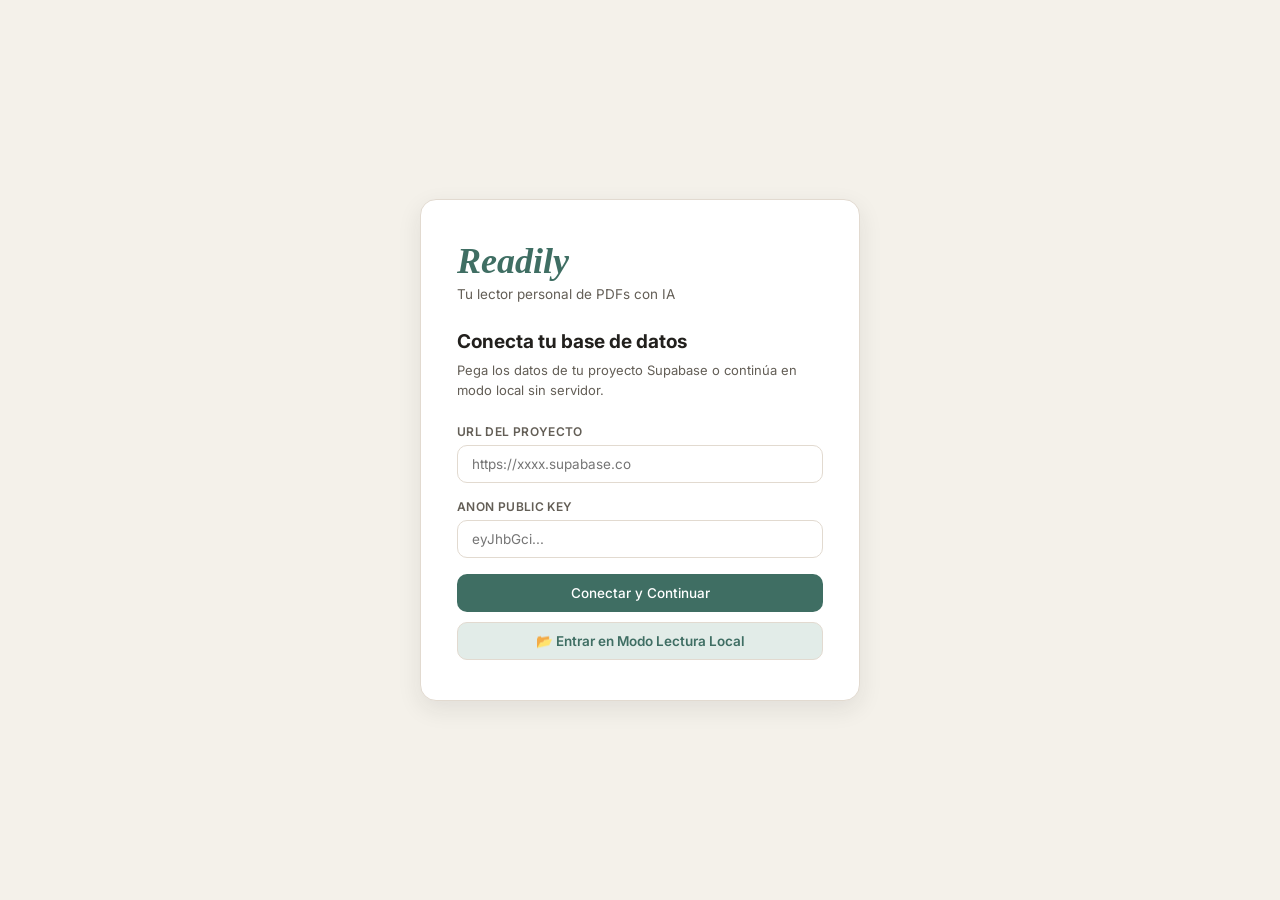
<file: proyecto.html>
<!DOCTYPE html>
<html lang="es">
<head>
  <meta charset="UTF-8">
  <meta name="viewport" content="width=device-width, initial-scale=1.0, viewport-fit=cover">
  <title>Readily v2 (Pruebas)</title>
  <meta name="description" content="Readily v2 — Lector de PDFs continuo estilo Acrobat con IA sin conexión, racha y glosario.">
  <link rel="manifest" href="/manifest.json">
  <meta name="theme-color" content="#1F1D1A">

  <!-- Estilos del visor PDF y de la app v2 -->
  <link rel="stylesheet" href="/css/style.css">

  <link rel="preconnect" href="https://fonts.googleapis.com">
  <link rel="preconnect" href="https://fonts.gstatic.com" crossorigin>
  <link href="https://fonts.googleapis.com/css2?family=Inter:wght@400;500;600;700&display=swap" rel="stylesheet">
</head>
<body>
  <div id="app-root"></div>

  <!-- Librerías locales servidas desde vendor/ para funcionamiento sin conexión -->
  <script src="/vendor/supabase.js"></script>
  <script src="/vendor/pdf.min.js"></script>

  <script>
    if ('serviceWorker' in navigator) {
      window.addEventListener('load', () => navigator.serviceWorker.register('/sw.js').catch(() => {}));
    }
    // Configurar worker local de pdf.js
    if (window.pdfjsLib) {
      window.pdfjsLib.GlobalWorkerOptions.workerSrc = '/vendor/pdf.worker.min.js';
    }
  </script>

  <!-- Módulo de la aplicación v2 -->
  <script type="module">
    import { initApp } from '/js/app.js';
    window.addEventListener('DOMContentLoaded', () => {
      initApp(document.getElementById('app-root'));
    });
  </script>
</body>
</html>
</file>
<file: css/style.css>
/* ============================================================
   Readily v2 — Sistema de Estilos y Diseño Premium
   ============================================================ */

:root {
  --paper: #F4F1EA;
  --paper-card: #FFFFFF;
  --ink: #22201D;
  --ink-soft: #635E56;
  --ink-light: #948F86;
  --spine: #1F1D1A;
  --spine-text: #F4F1EA;
  
  --accent: #3F6E63;
  --accent-h: #31574E;
  --accent-soft: #E2ECE8;
  --accent-glow: rgba(63, 110, 99, 0.15);
  
  --line: #E2DAD0;
  --line-dark: #33302B;
  
  --serif: Georgia, "Iowan Old Style", "Palatino Linotype", serif;
  --sans: "Inter", -apple-system, BlinkMacSystemFont, "Segoe UI", Roboto, sans-serif;
  
  --r-sm: 6px;
  --r: 10px;
  --r-lg: 16px;
  --r-xl: 24px;
  
  --shadow-sm: 0 2px 8px rgba(34, 32, 29, 0.05);
  --shadow: 0 8px 24px rgba(34, 32, 29, 0.09);
  --shadow-lg: 0 16px 48px rgba(34, 32, 29, 0.16);
  
  --warn: #E9B949;
  --danger: #B4433A;
  --danger-soft: #FDF0F0;
  --success: #2A7A6B;
}

*, *::before, *::after {
  box-sizing: border-box;
  margin: 0;
  padding: 0;
}

html, body {
  height: 100%;
  width: 100%;
  overflow: hidden;
  font-family: var(--sans);
  color: var(--ink);
  background-color: var(--paper);
  -webkit-font-smoothing: antialiased;
  -webkit-tap-highlight-color: transparent;
}

#app-root {
  height: 100vh;
  width: 100vw;
  display: flex;
  flex-direction: column;
}

/* ============================================================
   BOTONES E INPUTS
   ============================================================ */

.btn {
  display: inline-flex;
  align-items: center;
  justify-content: center;
  gap: 6px;
  padding: 10px 18px;
  border-radius: var(--r);
  font-size: 13.5px;
  font-weight: 500;
  font-family: var(--sans);
  cursor: pointer;
  border: 1px solid transparent;
  transition: all 0.15s ease;
  white-space: nowrap;
  user-select: none;
}

.btn.primary {
  background: var(--accent);
  color: #fff;
}
.btn.primary:hover {
  background: var(--accent-h);
  box-shadow: 0 4px 12px var(--accent-glow);
}

.btn.ghost {
  background: transparent;
  color: var(--ink-soft);
  border-color: var(--line);
}
.btn.ghost:hover {
  background: var(--paper-card);
  color: var(--ink);
  border-color: var(--ink-light);
}

.btn.danger {
  color: var(--danger);
  border-color: rgba(180, 67, 58, 0.2);
}
.btn.danger:hover {
  background: var(--danger-soft);
  border-color: var(--danger);
}

.btn.small {
  padding: 7px 13px;
  font-size: 12.5px;
  border-radius: var(--r-sm);
}

.btn.xsmall {
  padding: 4px 9px;
  font-size: 11.5px;
  border-radius: 4px;
}

.btn.icon-only {
  padding: 8px;
  border-radius: var(--r-sm);
}

.btn.full {
  width: 100%;
}

.btn:disabled {
  opacity: 0.5;
  cursor: not-allowed;
  pointer-events: none;
}

.icon-btn {
  background: transparent;
  border: none;
  color: var(--ink-soft);
  padding: 6px;
  border-radius: var(--r-sm);
  cursor: pointer;
  display: inline-flex;
  align-items: center;
  justify-content: center;
  transition: all 0.15s ease;
}
.icon-btn:hover {
  background: rgba(0,0,0,0.06);
  color: var(--ink);
}
.icon-btn.danger:hover {
  background: var(--danger-soft);
  color: var(--danger);
}

.input {
  width: 100%;
  padding: 10px 14px;
  border: 1px solid var(--line);
  border-radius: var(--r);
  font-size: 13.5px;
  font-family: var(--sans);
  color: var(--ink);
  background: var(--paper-card);
  outline: none;
  transition: border-color 0.15s ease, box-shadow 0.15s ease;
}
.input:focus {
  border-color: var(--accent);
  box-shadow: 0 0 0 3px var(--accent-glow);
}
.input.small {
  padding: 6px 10px;
  font-size: 12.5px;
  border-radius: var(--r-sm);
}
textarea.input {
  resize: vertical;
  line-height: 1.5;
}

.field {
  margin-bottom: 16px;
}
.field label {
  display: block;
  font-size: 12px;
  font-weight: 600;
  color: var(--ink-soft);
  margin-bottom: 6px;
  text-transform: uppercase;
  letter-spacing: 0.03em;
}

/* ============================================================
   PANTALLAS DE AUTENTICACIÓN Y CONEXIÓN
   ============================================================ */

.auth-screen {
  flex: 1;
  display: flex;
  align-items: center;
  justify-content: center;
  padding: 24px;
  background: var(--paper);
}

.auth-card {
  background: var(--paper-card);
  border: 1px solid var(--line);
  border-radius: var(--r-lg);
  padding: 40px 36px;
  width: 100%;
  max-width: 440px;
  box-shadow: var(--shadow);
}

.auth-logo {
  font-family: var(--serif);
  font-style: italic;
  font-size: 36px;
  color: var(--accent);
  margin-bottom: 4px;
}
.auth-tagline {
  font-size: 13.5px;
  color: var(--ink-soft);
  margin-bottom: 28px;
}
.auth-card h2 {
  font-size: 19px;
  font-weight: 700;
  margin-bottom: 8px;
}
.auth-hint {
  font-size: 13px;
  color: var(--ink-soft);
  line-height: 1.5;
  margin-bottom: 24px;
}

/* ============================================================
   BIBLIOTECA DE DOCUMENTOS
   ============================================================ */

.lib-container {
  flex: 1;
  overflow-y: auto;
  padding: 40px 32px 80px;
  max-width: 1100px;
  margin: 0 auto;
  width: 100%;
}

.lib-header {
  display: flex;
  justify-content: space-between;
  align-items: center;
  margin-bottom: 28px;
  gap: 16px;
}

.lib-brand {
  display: flex;
  align-items: center;
  gap: 16px;
}
.lib-title {
  font-family: var(--serif);
  font-style: italic;
  font-size: 34px;
  font-weight: 400;
}

.streak-pill {
  display: inline-flex;
  align-items: center;
  gap: 6px;
  background: rgba(233, 185, 73, 0.15);
  border: 1px solid rgba(233, 185, 73, 0.4);
  color: #D49C16;
  padding: 6px 12px;
  border-radius: 999px;
  font-size: 13px;
  font-weight: 600;
  cursor: pointer;
  transition: transform 0.15s ease;
}
.streak-pill:hover {
  transform: translateY(-1px);
}
.streak-pill .fire {
  color: #E9B949;
}
.streak-pill.mini {
  padding: 4px 10px;
  font-size: 12px;
}

.cat-bar {
  display: flex;
  gap: 8px;
  margin-bottom: 24px;
  overflow-x: auto;
  padding-bottom: 4px;
}
.cat-chip {
  padding: 7px 16px;
  border-radius: 999px;
  font-size: 12.5px;
  font-weight: 500;
  border: 1px solid var(--line);
  background: var(--paper-card);
  color: var(--ink-soft);
  cursor: pointer;
  white-space: nowrap;
  transition: all 0.15s ease;
}
.cat-chip:hover {
  border-color: var(--accent);
  color: var(--accent);
}
.cat-chip.on {
  background: var(--accent);
  color: #fff;
  border-color: var(--accent);
}

.doc-grid {
  display: grid;
  grid-template-columns: repeat(auto-fill, minmax(250px, 1fr));
  gap: 20px;
}

.doc-card {
  background: var(--paper-card);
  border: 1px solid var(--line);
  border-radius: var(--r-lg);
  padding: 22px;
  cursor: pointer;
  transition: all 0.2s ease;
  display: flex;
  flex-direction: column;
  box-shadow: var(--shadow-sm);
  position: relative;
}
.doc-card:hover {
  transform: translateY(-3px);
  box-shadow: var(--shadow);
  border-color: var(--accent);
}

.doc-card-top {
  display: flex;
  justify-content: space-between;
  align-items: center;
  margin-bottom: 14px;
}
.doc-emoji {
  font-size: 32px;
  line-height: 1;
}
.doc-cat-tag {
  background: var(--accent-soft);
  color: var(--accent);
  border-radius: 4px;
  padding: 3px 8px;
  font-size: 11px;
  font-weight: 600;
}

.doc-title {
  font-size: 15px;
  font-weight: 600;
  line-height: 1.4;
  color: var(--ink);
  margin-bottom: 8px;
  display: -webkit-box;
  -webkit-line-clamp: 2;
  -webkit-box-orient: vertical;
  overflow: hidden;
}

.doc-meta {
  font-size: 12px;
  color: var(--ink-soft);
  display: flex;
  gap: 8px;
  align-items: center;
  margin-bottom: 14px;
}
.offline-badge {
  color: var(--success);
  font-weight: 600;
  display: inline-flex;
  align-items: center;
  gap: 2px;
}

.doc-prog-wrap {
  height: 4px;
  background: var(--line);
  border-radius: 999px;
  overflow: hidden;
  margin-bottom: 6px;
}
.doc-prog-bar {
  height: 100%;
  background: var(--accent);
  border-radius: 999px;
  transition: width 0.3s ease;
}
.doc-prog-text {
  font-size: 11.5px;
  color: var(--ink-soft);
  margin-bottom: 16px;
}

.doc-card-actions {
  display: flex;
  gap: 6px;
  margin-top: auto;
}

/* ============================================================
   LECTOR (VISOR CONTINUO & TOOLBAR)
   ============================================================ */

.reader-shell {
  flex: 1;
  display: flex;
  flex-direction: column;
  height: 100vh;
  overflow: hidden;
  background-color: var(--paper);
}

.reader-toolbar {
  height: 52px;
  background: var(--spine);
  color: var(--spine-text);
  display: flex;
  align-items: center;
  justify-content: space-between;
  padding: 0 16px;
  z-index: 20;
  flex-shrink: 0;
  gap: 12px;
  box-shadow: 0 2px 10px rgba(0,0,0,0.2);
}

.tb-left, .tb-center, .tb-right {
  display: flex;
  align-items: center;
  gap: 8px;
}

.tb-left {
  min-width: 0;
  flex: 1;
}
.tb-doc-title {
  font-family: var(--serif);
  font-style: italic;
  font-size: 16px;
  white-space: nowrap;
  overflow: hidden;
  text-overflow: ellipsis;
  color: var(--spine-text);
}

.tb-divider {
  width: 1px;
  height: 20px;
  background: rgba(255,255,255,0.15);
  margin: 0 4px;
}

.tb-page-box {
  display: flex;
  align-items: center;
  gap: 4px;
  font-size: 13px;
  color: rgba(255,255,255,0.7);
}
.page-inp {
  width: 44px;
  text-align: center;
  background: rgba(255,255,255,0.1);
  border: 1px solid rgba(255,255,255,0.2);
  color: #fff;
  padding: 4px 2px;
  font-size: 13px;
}

.reader-toolbar .btn.ghost {
  color: var(--spine-text);
  border-color: rgba(255,255,255,0.15);
}
.reader-toolbar .btn.ghost:hover {
  background: rgba(255,255,255,0.15);
  color: #fff;
}
.reader-toolbar .btn.ghost.active {
  background: var(--accent);
  border-color: var(--accent);
  color: #fff;
}
.reader-toolbar .icon-btn {
  color: var(--spine-text);
}
.reader-toolbar .icon-btn:hover {
  background: rgba(255,255,255,0.15);
  color: #fff;
}

.reader-workspace {
  flex: 1;
  display: flex;
  overflow: hidden;
  position: relative;
}

.reader-stage {
  flex: 1;
  overflow: auto;
  display: flex;
  justify-content: center;
  padding: 0;
  background-color: #2B2927;
  position: relative;
}

/* Visor continuo */
.pages {
  display: flex;
  flex-direction: column;
  align-items: center;
  transform-origin: top center;
  transition: transform 0.1s ease-out;
}
.pages.zooming {
  transition: none;
  pointer-events: none;
}

.pg {
  position: relative;
  background: #FFFFFF;
  box-shadow: 0 10px 36px rgba(0, 0, 0, 0.45), 0 2px 8px rgba(0, 0, 0, 0.25);
  margin-bottom: 16px;
  border-radius: 3px;
}

/* Dock flotante de navegación estilo Acrobat */
.reader-float-dock {
  position: fixed;
  bottom: 22px;
  left: 50%;
  transform: translateX(-50%);
  background: rgba(31, 29, 26, 0.92);
  color: #F4F1EA;
  padding: 6px 14px;
  border-radius: 999px;
  box-shadow: 0 12px 36px rgba(0, 0, 0, 0.5);
  display: flex;
  align-items: center;
  gap: 8px;
  z-index: 90;
  backdrop-filter: blur(12px);
  border: 1px solid rgba(255, 255, 255, 0.15);
  transition: opacity 0.2s ease, transform 0.2s ease;
}
.reader-float-dock.hidden {
  opacity: 0;
  transform: translate(-50%, 15px);
  pointer-events: none;
}
.reader-float-dock .icon-btn {
  color: #F4F1EA;
}
.reader-float-dock .icon-btn:hover {
  background: rgba(255, 255, 255, 0.18);
  color: #FFF;
}
.reader-float-dock .dock-page {
  font-size: 13px;
  font-weight: 600;
  color: #FFF;
  padding: 0 6px;
  letter-spacing: 0.02em;
}

.pg-ph {
  width: 100%;
  height: 100%;
  display: flex;
  align-items: center;
  justify-content: center;
  color: var(--ink-light);
  font-size: 24px;
  background: #FAF8F5;
}

.pg-c {
  position: absolute;
  inset: 0;
}
.pg-c canvas {
  display: block;
}

/* Layer de Texto de pdf.js */
.textLayer {
  position: absolute;
  inset: 0;
  overflow: hidden;
  opacity: 0.25;
  line-height: 1;
  z-index: 2;
  cursor: text;
}
.textLayer :is(span, br) {
  color: transparent;
  position: absolute;
  white-space: pre;
  transform-origin: 0% 0%;
}
.textLayer ::selection {
  background: rgba(63, 110, 99, 0.45) !important;
}

.hl-layer, .sr-layer {
  position: absolute;
  inset: 0;
  pointer-events: none;
  z-index: 3;
}
.hl-rect {
  position: absolute;
  mix-blend-mode: multiply;
  border-radius: 2px;
  pointer-events: auto;
  cursor: pointer;
  transition: opacity 0.15s ease;
}
.hl-rect:hover {
  opacity: 0.8;
}
.hl-rect.flash {
  animation: pulse-hl 1.2s ease infinite alternate;
}

@keyframes pulse-hl {
  from { box-shadow: 0 0 2px rgba(233,185,73,0.5); }
  to { box-shadow: 0 0 14px rgba(233,185,73,0.95); }
}

.sr-rect {
  position: absolute;
  background: rgba(233, 185, 73, 0.5);
  border-radius: 2px;
}
.sr-rect.cur {
  background: rgba(233, 185, 73, 0.85);
  box-shadow: 0 0 8px rgba(233, 185, 73, 0.8);
}

/* Toolbar Flotante de Selección */
.sel-float-toolbar {
  position: fixed;
  transform: translate(-50%, -100%);
  background: var(--spine);
  color: var(--spine-text);
  padding: 6px 12px;
  border-radius: 999px;
  box-shadow: var(--shadow-lg);
  display: flex;
  align-items: center;
  gap: 8px;
  z-index: 100;
  animation: popIn 0.15s ease;
}
.sel-float-toolbar::after {
  content: '';
  position: absolute;
  bottom: -6px;
  left: 50%;
  transform: translateX(-50%);
  border-width: 6px 6px 0 6px;
  border-style: solid;
  border-color: var(--spine) transparent transparent transparent;
}

.swatch-dot {
  width: 20px;
  height: 20px;
  border-radius: 50%;
  border: 2px solid transparent;
  cursor: pointer;
  transition: transform 0.1s ease;
}
.swatch-dot:hover {
  transform: scale(1.2);
}

@keyframes popIn {
  from { opacity: 0; transform: translate(-50%, -90%) scale(0.95); }
  to { opacity: 1; transform: translate(-50%, -100%) scale(1); }
}

/* ============================================================
   BARRA LATERAL (SIDEBAR)
   ============================================================ */

.reader-sidebar {
  width: 380px;
  background: var(--paper-card);
  border-left: 1px solid var(--line);
  display: flex;
  flex-direction: column;
  transition: margin-right 0.25s ease;
  margin-right: -380px;
  z-index: 15;
}
.reader-sidebar.open {
  margin-right: 0;
}

.sidebar-header {
  display: flex;
  align-items: center;
  justify-content: space-between;
  border-bottom: 1px solid var(--line);
  padding: 8px 12px;
  background: var(--paper);
}

.sidebar-tabs {
  display: flex;
  gap: 4px;
  overflow-x: auto;
  scrollbar-width: none;
}
.sidebar-tabs::-webkit-scrollbar { display: none; }

.sb-tab {
  background: transparent;
  border: none;
  padding: 8px 10px;
  font-size: 12px;
  font-weight: 500;
  color: var(--ink-soft);
  cursor: pointer;
  border-radius: var(--r-sm);
  white-space: nowrap;
  display: flex;
  align-items: center;
  gap: 4px;
}
.sb-tab:hover {
  color: var(--ink);
  background: rgba(0,0,0,0.04);
}
.sb-tab.on {
  color: var(--accent);
  background: var(--accent-soft);
  font-weight: 700;
}
.sb-tab .badge {
  background: var(--accent);
  color: #fff;
  border-radius: 999px;
  font-size: 10px;
  padding: 1px 5px;
  font-weight: 700;
}

.sidebar-body {
  flex: 1;
  overflow-y: auto;
  display: flex;
  flex-direction: column;
  padding: 16px;
}

.empty-state {
  display: flex;
  flex-direction: column;
  align-items: center;
  justify-content: center;
  text-align: center;
  padding: 48px 24px;
  color: var(--ink-soft);
  gap: 12px;
}
.empty-state p {
  font-size: 14px;
  line-height: 1.5;
}
.empty-state small {
  font-size: 12px;
  color: var(--ink-light);
}

/* Lista de Subrayados */
.hl-list {
  display: flex;
  flex-direction: column;
  gap: 14px;
}
.hl-card {
  background: var(--paper-card);
  border: 1px solid var(--line);
  border-radius: var(--r);
  overflow: hidden;
  display: flex;
  box-shadow: var(--shadow-sm);
}
.hl-color-bar {
  width: 5px;
  flex-shrink: 0;
}
.hl-main {
  flex: 1;
  padding: 12px 14px;
}
.hl-meta {
  display: flex;
  justify-content: space-between;
  align-items: center;
  margin-bottom: 8px;
}
.hl-page-tag {
  font-size: 11px;
  font-weight: 600;
  color: var(--ink-soft);
  background: var(--paper);
  padding: 2px 6px;
  border-radius: 4px;
}
.hl-color-picker {
  display: flex;
  gap: 4px;
}
.swatch-mini {
  width: 14px;
  height: 14px;
  border-radius: 50%;
  border: 1px solid transparent;
  cursor: pointer;
}
.swatch-mini.on {
  border-color: var(--ink);
}
.hl-quote {
  font-size: 13px;
  line-height: 1.5;
  color: var(--ink);
  cursor: pointer;
  margin-bottom: 10px;
}
.hl-quote:hover {
  color: var(--accent);
}
.hl-note-input {
  font-size: 12px;
  padding: 6px 8px;
  margin-bottom: 8px;
}
.hl-actions {
  display: flex;
  gap: 8px;
  justify-content: flex-end;
}

/* Tarjetas 3D */
.fc-head-bar, .gl-head-bar {
  display: flex;
  gap: 10px;
  margin-bottom: 16px;
}
.search-box {
  flex: 1;
  display: flex;
  align-items: center;
  gap: 6px;
  border: 1px solid var(--line);
  border-radius: var(--r-sm);
  padding: 0 10px;
  background: var(--paper-card);
}
.search-box .input {
  border: none;
  background: transparent;
  padding: 6px 0;
}
.search-box .input:focus {
  box-shadow: none;
}

.fc-list {
  display: flex;
  flex-direction: column;
  gap: 16px;
}
.fc-item {
  display: flex;
  flex-direction: column;
  gap: 6px;
}
.fc-card-3d {
  perspective: 1000px;
  height: 150px;
  cursor: pointer;
}
.fc-face {
  position: absolute;
  inset: 0;
  backface-visibility: hidden;
  border-radius: var(--r);
  padding: 20px;
  display: flex;
  flex-direction: column;
  align-items: center;
  justify-content: center;
  text-align: center;
  transition: transform 0.5s ease;
  border: 1px solid var(--line);
  box-shadow: var(--shadow-sm);
}
.fc-front {
  background: var(--spine);
  color: var(--spine-text);
}
.fc-back {
  background: var(--paper-card);
  color: var(--ink);
  transform: rotateY(180deg);
  overflow-y: auto;
}
.fc-card-3d.flipped .fc-front { transform: rotateY(-180deg); }
.fc-card-3d.flipped .fc-back { transform: rotateY(0deg); }

.fc-term {
  font-family: var(--serif);
  font-style: italic;
  font-size: 18px;
  line-height: 1.4;
}
.fc-hint {
  font-size: 10.5px;
  opacity: 0.6;
  margin-top: 10px;
  display: flex;
  align-items: center;
  gap: 4px;
}
.fc-ans {
  font-size: 13px;
  line-height: 1.5;
}
.fc-item-actions {
  display: flex;
  gap: 6px;
  justify-content: flex-end;
}

/* Glosario */
.gl-list {
  display: flex;
  flex-direction: column;
  gap: 12px;
}
.gl-card {
  background: var(--paper-card);
  border: 1px solid var(--line);
  border-radius: var(--r);
  padding: 14px;
  box-shadow: var(--shadow-sm);
}
.gl-head {
  display: flex;
  justify-content: space-between;
  align-items: center;
  margin-bottom: 6px;
}
.gl-term {
  font-weight: 700;
  font-size: 14px;
  color: var(--ink);
}
.gl-def {
  font-size: 13px;
  color: var(--ink-soft);
  line-height: 1.5;
  margin-bottom: 8px;
}
.gl-ctx {
  font-size: 12px;
  background: var(--accent-soft);
  color: var(--accent);
  padding: 6px 10px;
  border-radius: var(--r-sm);
  margin-bottom: 10px;
}
.gl-actions {
  display: flex;
  gap: 6px;
  flex-wrap: wrap;
}

/* Chat Panel */
.chat-thread-bar {
  display: flex;
  gap: 6px;
  margin-bottom: 12px;
  align-items: center;
}
.chat-messages-container {
  flex: 1;
  overflow-y: auto;
  display: flex;
  flex-direction: column;
  gap: 12px;
  padding-right: 4px;
  margin-bottom: 12px;
}

.chat-msg-row {
  display: flex;
  flex-direction: column;
}
.chat-msg-row.user { align-items: flex-end; }
.chat-msg-row.model { align-items: flex-start; }

.chat-bubble {
  max-width: 88%;
  padding: 10px 14px;
  border-radius: var(--r-lg);
  font-size: 13.5px;
  line-height: 1.55;
  position: relative;
}
.chat-bubble.user {
  background: var(--accent);
  color: #fff;
  border-bottom-right-radius: 4px;
}
.chat-bubble.model {
  background: var(--paper-card);
  border: 1px solid var(--line);
  color: var(--ink);
  border-bottom-left-radius: 4px;
  box-shadow: var(--shadow-sm);
}

.chat-cite-card {
  background: rgba(255,255,255,0.2);
  padding: 6px 10px;
  border-radius: var(--r-sm);
  font-size: 12px;
  margin-bottom: 8px;
  cursor: pointer;
  border-left: 3px solid #fff;
}
.chat-bubble.model .chat-cite-card {
  background: var(--accent-soft);
  color: var(--accent);
  border-left-color: var(--accent);
}

.chat-msg-actions {
  display: none;
  gap: 4px;
  margin-top: 4px;
}
.chat-bubble:hover .chat-msg-actions {
  display: flex;
}

.chat-input-container {
  display: flex;
  flex-direction: column;
  gap: 6px;
}
.chat-citation-preview {
  display: flex;
  align-items: center;
  justify-content: space-between;
  background: var(--accent-soft);
  color: var(--accent);
  font-size: 12px;
  padding: 4px 10px;
  border-radius: var(--r-sm);
}
.chat-input-row {
  display: flex;
  gap: 8px;
  align-items: flex-end;
}
.chat-textarea {
  min-height: 40px;
  max-height: 120px;
}

/* ============================================================
   PANEL EXPLICAR
   ============================================================ */

.explain-panel {
  position: fixed;
  bottom: 24px;
  right: 24px;
  width: 440px;
  max-width: calc(100vw - 48px);
  max-height: 80vh;
  background: var(--paper-card);
  border: 1px solid var(--line);
  border-radius: var(--r-lg);
  box-shadow: var(--shadow-lg);
  z-index: 200;
  display: flex;
  flex-direction: column;
  animation: slideUp 0.2s ease;
}

.ex-head {
  display: flex;
  justify-content: space-between;
  align-items: flex-start;
  padding: 18px 20px 12px;
  border-bottom: 1px solid var(--line);
}
.ex-term {
  font-family: var(--serif);
  font-style: italic;
  font-size: 20px;
  color: var(--ink);
}
.ex-sub {
  font-size: 11.5px;
  color: var(--ink-soft);
  margin-top: 2px;
}

.seg {
  display: flex;
  background: var(--paper);
  padding: 3px;
  border-radius: var(--r-sm);
  margin: 12px 20px 0;
}
.seg button {
  flex: 1;
  background: transparent;
  border: none;
  padding: 6px;
  font-size: 12px;
  font-weight: 500;
  color: var(--ink-soft);
  cursor: pointer;
  border-radius: 4px;
}
.seg button.on {
  background: var(--paper-card);
  color: var(--ink);
  font-weight: 700;
  box-shadow: var(--shadow-sm);
}

.ex-body {
  padding: 16px 20px;
  font-size: 14px;
  line-height: 1.65;
  overflow-y: auto;
}
.ex-loading {
  display: flex;
  align-items: center;
  gap: 10px;
  color: var(--ink-soft);
}

.ex-chip {
  display: inline-flex;
  align-items: center;
  gap: 4px;
  font-size: 11.5px;
  padding: 4px 10px;
  border-radius: 999px;
  margin-top: 12px;
  font-weight: 600;
}
.ex-chip.known {
  background: rgba(233,185,73,0.15);
  color: #B58410;
}
.ex-chip.saved {
  background: var(--accent-soft);
  color: var(--accent);
}

.ex-foot {
  display: flex;
  gap: 8px;
  padding: 14px 20px;
  border-top: 1px solid var(--line);
  background: var(--paper);
}

@keyframes slideUp {
  from { opacity: 0; transform: translateY(20px); }
  to { opacity: 1; transform: translateY(0); }
}

/* ============================================================
   MODALES Y DIÁLOGOS
   ============================================================ */

.modal-overlay {
  position: fixed;
  inset: 0;
  background: rgba(31, 29, 26, 0.6);
  backdrop-filter: blur(4px);
  z-index: 500;
  display: flex;
  align-items: center;
  justify-content: center;
  padding: 20px;
  animation: fadeIn 0.15s ease;
}

.modal-card {
  background: var(--paper-card);
  border-radius: var(--r-lg);
  padding: 28px;
  width: 100%;
  max-width: 480px;
  box-shadow: var(--shadow-lg);
}

.modal-title {
  font-size: 18px;
  font-weight: 700;
  margin-bottom: 16px;
}

.modal-actions {
  display: flex;
  gap: 10px;
  justify-content: flex-end;
  margin-top: 24px;
}

/* Toast */
.toast {
  position: fixed;
  bottom: 24px;
  left: 50%;
  transform: translateX(-50%);
  background: var(--spine);
  color: var(--spine-text);
  padding: 10px 20px;
  border-radius: 999px;
  font-size: 13.5px;
  font-weight: 500;
  display: flex;
  align-items: center;
  gap: 10px;
  box-shadow: var(--shadow-lg);
  z-index: 1000;
  animation: popIn 0.2s ease;
}

/* Spinner */
.spinner {
  width: 24px;
  height: 24px;
  border: 2px solid var(--line);
  border-top-color: var(--accent);
  border-radius: 50%;
  animation: spin 0.8s linear infinite;
}
.spinner.sm {
  width: 16px;
  height: 16px;
  border-width: 2px;
}
@keyframes spin { to { transform: rotate(360deg); } }

/* ============================================================
   RESPONSIVE MOBILE
   ============================================================ */

@media (max-width: 768px) {
  .reader-sidebar {
    position: fixed;
    inset: auto 0 0 0;
    width: 100%;
    height: 80vh;
    margin-right: 0;
    transform: translateY(100%);
    transition: transform 0.3s cubic-bezier(0.32, 0.72, 0, 1);
    border-left: none;
    border-top: 1px solid var(--line);
    border-radius: var(--r-xl) var(--r-xl) 0 0;
    box-shadow: 0 -10px 40px rgba(0,0,0,0.2);
  }
  .reader-sidebar.open {
    transform: translateY(0);
  }
  
  .explain-panel {
    left: 12px;
    right: 12px;
    bottom: 12px;
    width: auto;
    max-width: none;
  }
  
  .tb-doc-title {
    display: none;
  }
}

/* ============================================================
   MODALES Y DIÁLOGOS
   ============================================================ */
.modal-overlay {
  position: fixed;
  inset: 0;
  background: rgba(31, 29, 26, 0.65);
  backdrop-filter: blur(8px);
  -webkit-backdrop-filter: blur(8px);
  z-index: 1000;
  display: flex;
  align-items: center;
  justify-content: center;
  padding: 20px;
  animation: modalFadeIn 0.2s cubic-bezier(0.16, 1, 0.3, 1);
}
.modal-overlay.out {
  opacity: 0;
  transition: opacity 0.16s ease;
}
.modal-card {
  background: var(--paper-card, #FFFFFF);
  color: var(--ink, #1F1D1A);
  border-radius: var(--r-xl, 18px);
  padding: 26px 28px;
  max-width: 440px;
  width: 100%;
  box-shadow: 0 24px 64px rgba(0, 0, 0, 0.32), 0 4px 16px rgba(0, 0, 0, 0.1);
  border: 1px solid var(--line, rgba(0, 0, 0, 0.08));
  animation: modalScaleUp 0.22s cubic-bezier(0.16, 1, 0.3, 1);
}
.modal-title {
  font-size: 18px;
  font-weight: 700;
  margin-bottom: 14px;
  color: var(--ink, #1F1D1A);
}
.modal-text {
  font-size: 13.5px;
  color: var(--ink-soft, #555);
  line-height: 1.5;
  margin-bottom: 16px;
}
.modal-actions {
  display: flex;
  gap: 10px;
  justify-content: flex-end;
  margin-top: 22px;
}
@keyframes modalFadeIn {
  from { opacity: 0; }
  to { opacity: 1; }
}
@keyframes modalScaleUp {
  from { opacity: 0; transform: scale(0.95) translateY(8px); }
  to { opacity: 1; transform: scale(1) translateY(0); }
}
</file>
